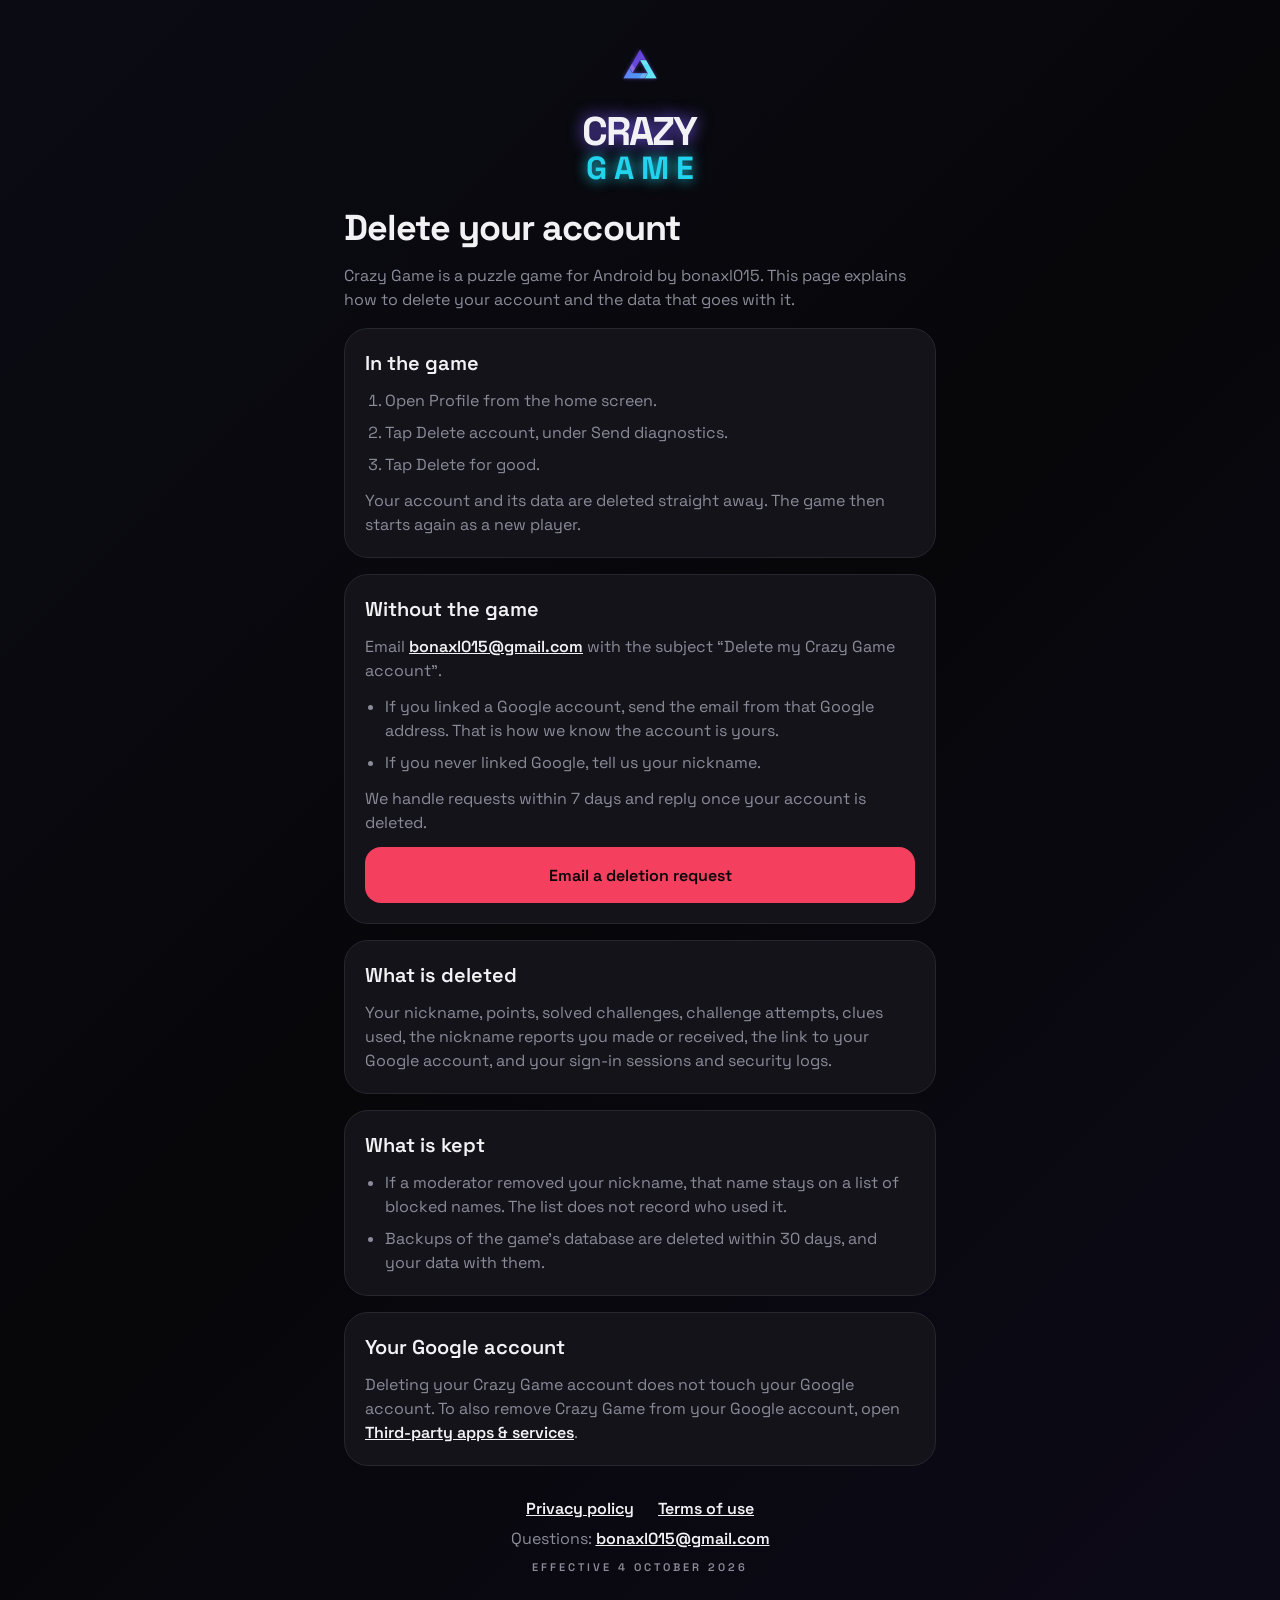
<file: crazy-game/delete-account/index.html>
<!doctype html>
<html lang="en">
<head>
<meta charset="utf-8">
<meta name="viewport" content="width=device-width, initial-scale=1">
<meta name="color-scheme" content="dark">
<meta name="theme-color" content="#07070a">
<title>Delete your account · Crazy Game</title>
<meta name="description" content="How to delete your Crazy Game account and its data, in the game or by email.">
<link rel="icon" href="/crazy-game/assets/icon.png">
<link rel="apple-touch-icon" href="/crazy-game/assets/icon.png">
<link rel="stylesheet" href="/crazy-game/assets/site.css">
</head>
<body>
<main class="screen"><header class="brand">
<img class="brand__mark" src="/crazy-game/assets/mark.png" alt="" width="64" height="64">
<div class="wordmark"><span class="wordmark__crazy">CRAZY</span><span class="wordmark__game">GAME</span></div>
</header>
<h1 class="title">Delete your account</h1>
<p class="muted">Crazy Game is a puzzle game for Android by bonaxl015. This page explains how to delete your account and the data that goes with it.</p>
<section class="card"><h2 class="heading">In the game</h2>
<ol class="list"><li>Open Profile from the home screen.</li><li>Tap Delete account, under Send diagnostics.</li><li>Tap Delete for good.</li></ol>
<p class="muted">Your account and its data are deleted straight away. The game then starts again as a new player.</p></section>
<section class="card"><h2 class="heading">Without the game</h2>
<p class="muted">Email <a class="link" href="mailto:bonaxl015@gmail.com?subject=Delete%20my%20Crazy%20Game%20account">bonaxl015@gmail.com</a> with the subject “Delete my Crazy Game account”.</p>
<ul class="list"><li>If you linked a Google account, send the email from that Google address. That is how we know the account is yours.</li><li>If you never linked Google, tell us your nickname.</li></ul>
<p class="muted">We handle requests within 7 days and reply once your account is deleted.</p>
<a class="button button--danger" href="mailto:bonaxl015@gmail.com?subject=Delete%20my%20Crazy%20Game%20account">Email a deletion request</a></section>
<section class="card"><h2 class="heading">What is deleted</h2>
<p class="muted">Your nickname, points, solved challenges, challenge attempts, clues used, the nickname reports you made or received, the link to your Google account, and your sign-in sessions and security logs.</p></section>
<section class="card"><h2 class="heading">What is kept</h2>
<ul class="list"><li>If a moderator removed your nickname, that name stays on a list of blocked names. The list does not record who used it.</li><li>Backups of the game&#39;s database are deleted within 30 days, and your data with them.</li></ul></section>
<section class="card"><h2 class="heading">Your Google account</h2>
<p class="muted">Deleting your Crazy Game account does not touch your Google account. To also remove Crazy Game from your Google account, open <a class="link" href="https://myaccount.google.com/connections">Third-party apps &amp; services</a>.</p></section>
<footer class="footer">
<nav class="footer__links"><a class="link" href="/crazy-game/privacy/">Privacy policy</a><a class="link" href="/crazy-game/terms/">Terms of use</a></nav>
<p class="muted">Questions: <a class="link" href="mailto:bonaxl015@gmail.com">bonaxl015@gmail.com</a></p>
<p class="label">Effective 4 October 2026</p>
</footer></main>
</body>
</html>
</file>
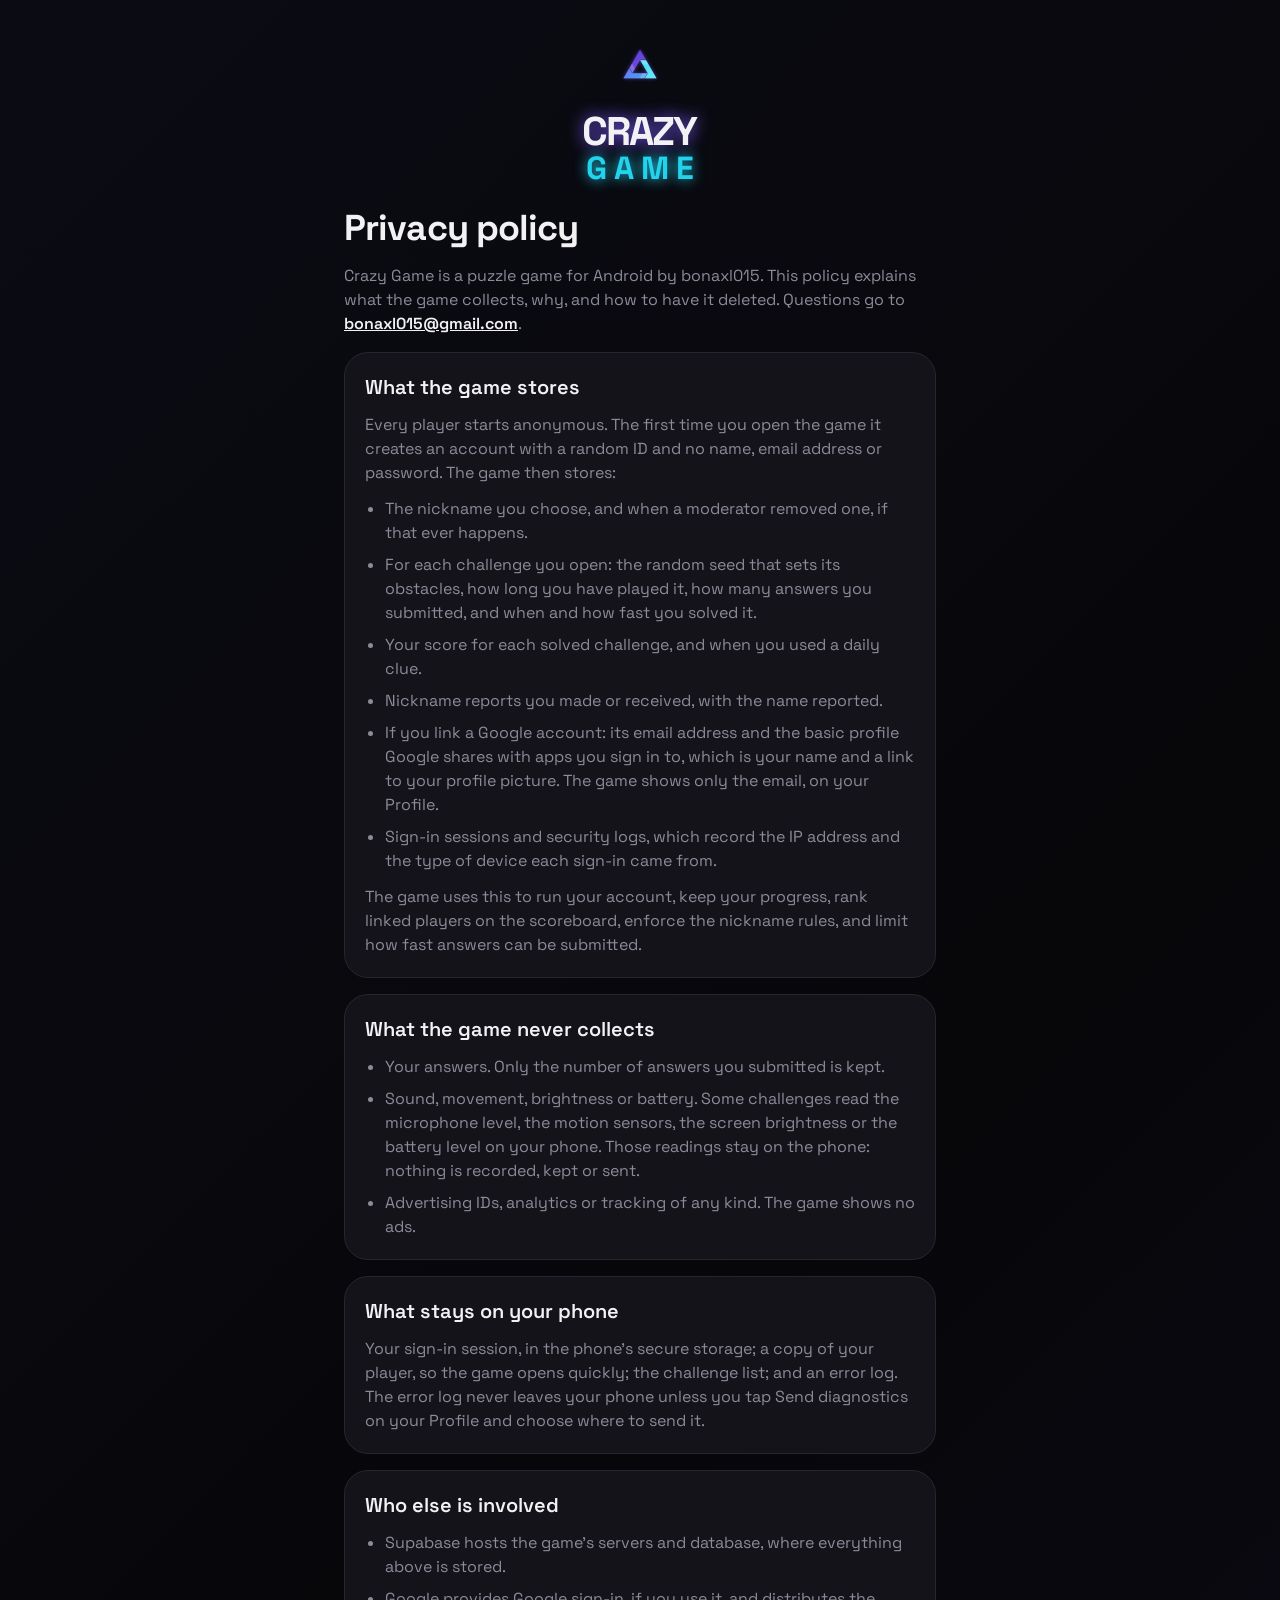
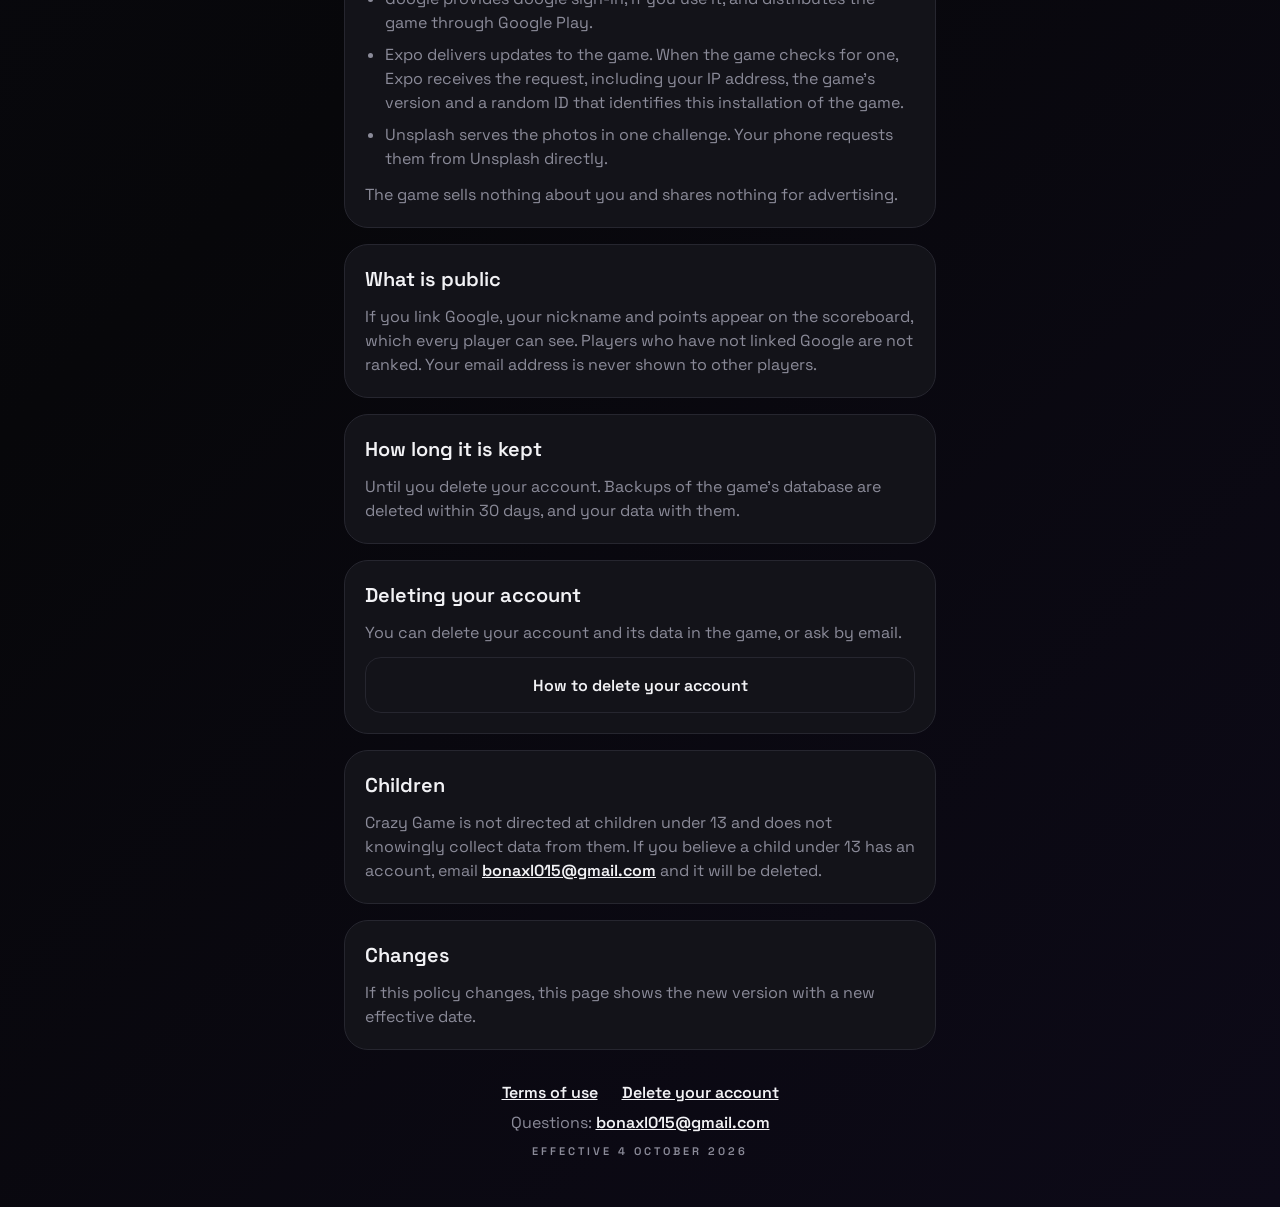
<file: crazy-game/privacy/index.html>
<!doctype html>
<html lang="en">
<head>
<meta charset="utf-8">
<meta name="viewport" content="width=device-width, initial-scale=1">
<meta name="color-scheme" content="dark">
<meta name="theme-color" content="#07070a">
<title>Privacy policy · Crazy Game</title>
<meta name="description" content="What Crazy Game collects, why, who else is involved, and how to have it deleted.">
<link rel="icon" href="/crazy-game/assets/icon.png">
<link rel="apple-touch-icon" href="/crazy-game/assets/icon.png">
<link rel="stylesheet" href="/crazy-game/assets/site.css">
</head>
<body>
<main class="screen"><header class="brand">
<img class="brand__mark" src="/crazy-game/assets/mark.png" alt="" width="64" height="64">
<div class="wordmark"><span class="wordmark__crazy">CRAZY</span><span class="wordmark__game">GAME</span></div>
</header>
<h1 class="title">Privacy policy</h1>
<p class="muted">Crazy Game is a puzzle game for Android by bonaxl015. This policy explains what the game collects, why, and how to have it deleted. Questions go to <a class="link" href="mailto:bonaxl015@gmail.com">bonaxl015@gmail.com</a>.</p>
<section class="card"><h2 class="heading">What the game stores</h2>
<p class="muted">Every player starts anonymous. The first time you open the game it creates an account with a random ID and no name, email address or password. The game then stores:</p>
<ul class="list"><li>The nickname you choose, and when a moderator removed one, if that ever happens.</li><li>For each challenge you open: the random seed that sets its obstacles, how long you have played it, how many answers you submitted, and when and how fast you solved it.</li><li>Your score for each solved challenge, and when you used a daily clue.</li><li>Nickname reports you made or received, with the name reported.</li><li>If you link a Google account: its email address and the basic profile Google shares with apps you sign in to, which is your name and a link to your profile picture. The game shows only the email, on your Profile.</li><li>Sign-in sessions and security logs, which record the IP address and the type of device each sign-in came from.</li></ul>
<p class="muted">The game uses this to run your account, keep your progress, rank linked players on the scoreboard, enforce the nickname rules, and limit how fast answers can be submitted.</p></section>
<section class="card"><h2 class="heading">What the game never collects</h2>
<ul class="list"><li>Your answers. Only the number of answers you submitted is kept.</li><li>Sound, movement, brightness or battery. Some challenges read the microphone level, the motion sensors, the screen brightness or the battery level on your phone. Those readings stay on the phone: nothing is recorded, kept or sent.</li><li>Advertising IDs, analytics or tracking of any kind. The game shows no ads.</li></ul></section>
<section class="card"><h2 class="heading">What stays on your phone</h2>
<p class="muted">Your sign-in session, in the phone&#39;s secure storage; a copy of your player, so the game opens quickly; the challenge list; and an error log. The error log never leaves your phone unless you tap Send diagnostics on your Profile and choose where to send it.</p></section>
<section class="card"><h2 class="heading">Who else is involved</h2>
<ul class="list"><li>Supabase hosts the game&#39;s servers and database, where everything above is stored.</li><li>Google provides Google sign-in, if you use it, and distributes the game through Google Play.</li><li>Expo delivers updates to the game. When the game checks for one, Expo receives the request, including your IP address, the game&#39;s version and a random ID that identifies this installation of the game.</li><li>Unsplash serves the photos in one challenge. Your phone requests them from Unsplash directly.</li></ul>
<p class="muted">The game sells nothing about you and shares nothing for advertising.</p></section>
<section class="card"><h2 class="heading">What is public</h2>
<p class="muted">If you link Google, your nickname and points appear on the scoreboard, which every player can see. Players who have not linked Google are not ranked. Your email address is never shown to other players.</p></section>
<section class="card"><h2 class="heading">How long it is kept</h2>
<p class="muted">Until you delete your account. Backups of the game&#39;s database are deleted within 30 days, and your data with them.</p></section>
<section class="card"><h2 class="heading">Deleting your account</h2>
<p class="muted">You can delete your account and its data in the game, or ask by email.</p>
<a class="button button--quiet" href="/crazy-game/delete-account/">How to delete your account</a></section>
<section class="card"><h2 class="heading">Children</h2>
<p class="muted">Crazy Game is not directed at children under 13 and does not knowingly collect data from them. If you believe a child under 13 has an account, email <a class="link" href="mailto:bonaxl015@gmail.com">bonaxl015@gmail.com</a> and it will be deleted.</p></section>
<section class="card"><h2 class="heading">Changes</h2>
<p class="muted">If this policy changes, this page shows the new version with a new effective date.</p></section>
<footer class="footer">
<nav class="footer__links"><a class="link" href="/crazy-game/terms/">Terms of use</a><a class="link" href="/crazy-game/delete-account/">Delete your account</a></nav>
<p class="muted">Questions: <a class="link" href="mailto:bonaxl015@gmail.com">bonaxl015@gmail.com</a></p>
<p class="label">Effective 4 October 2026</p>
</footer></main>
</body>
</html>
</file>
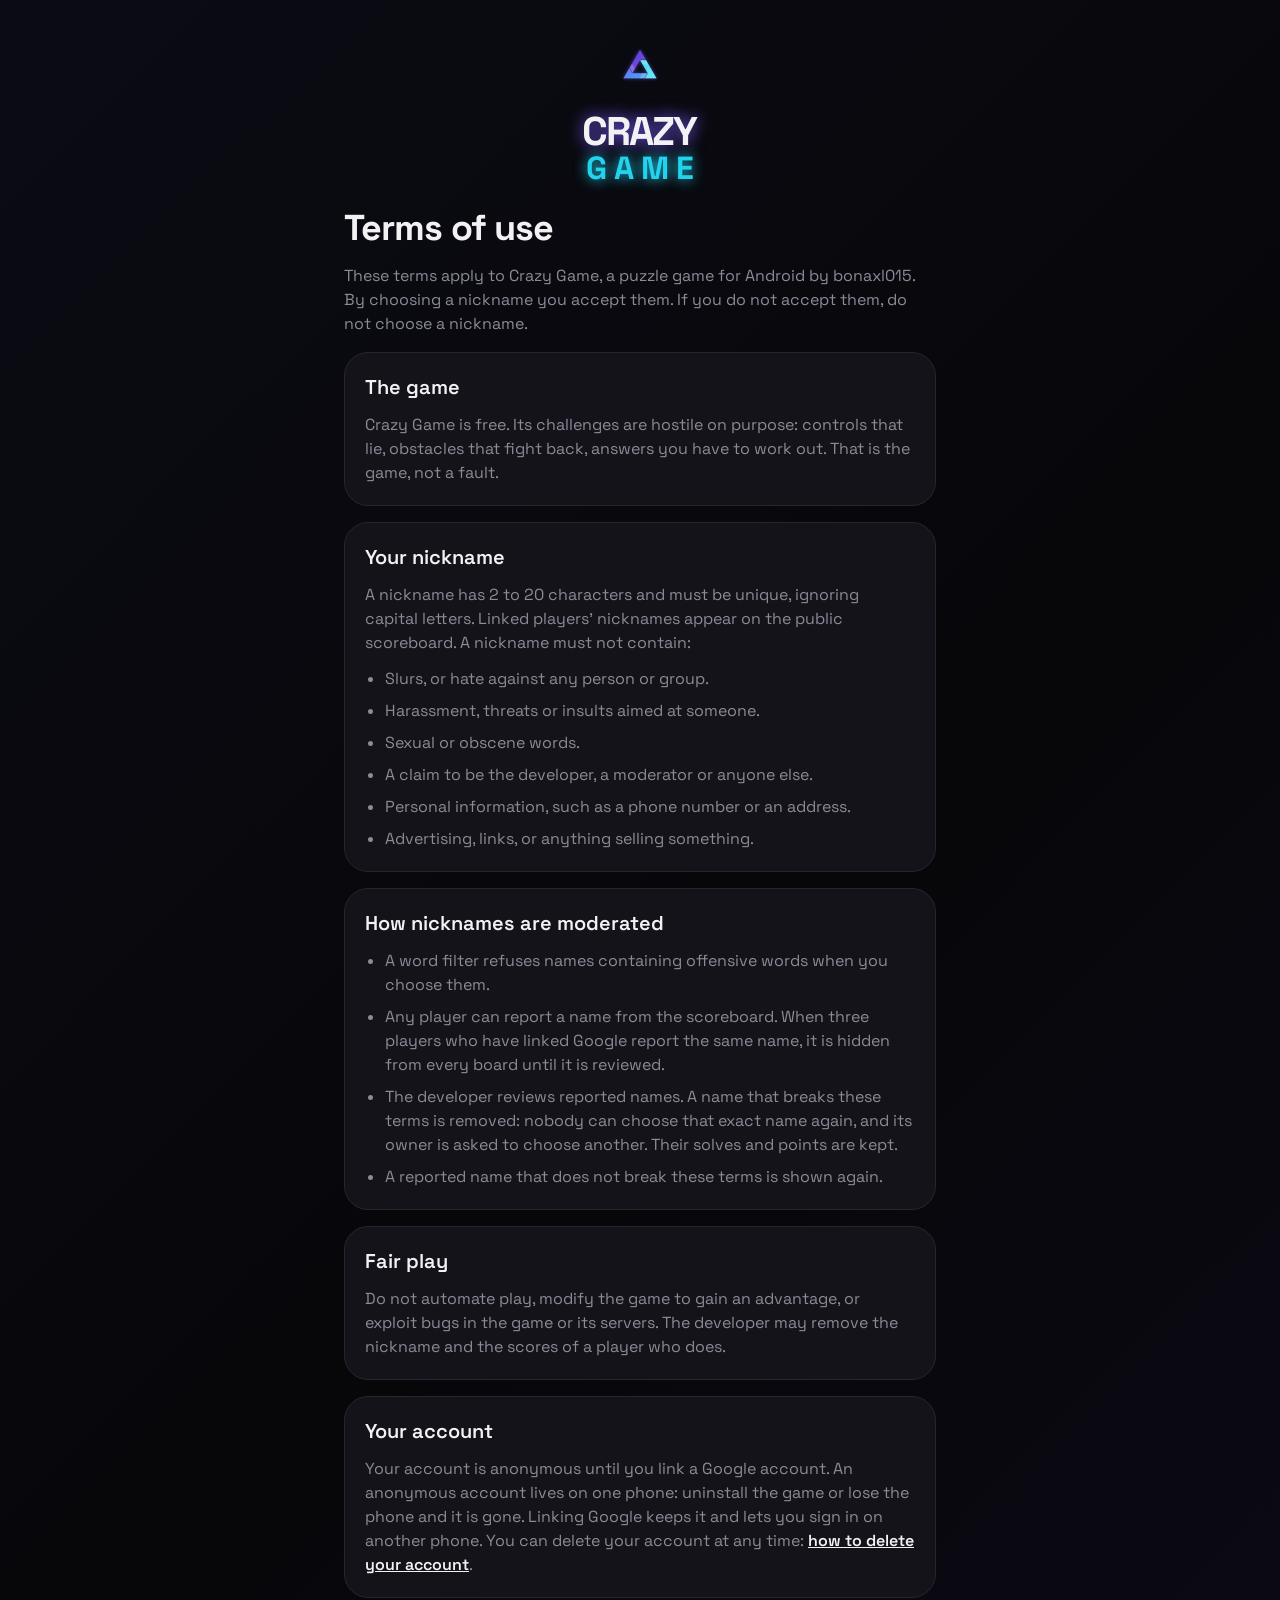
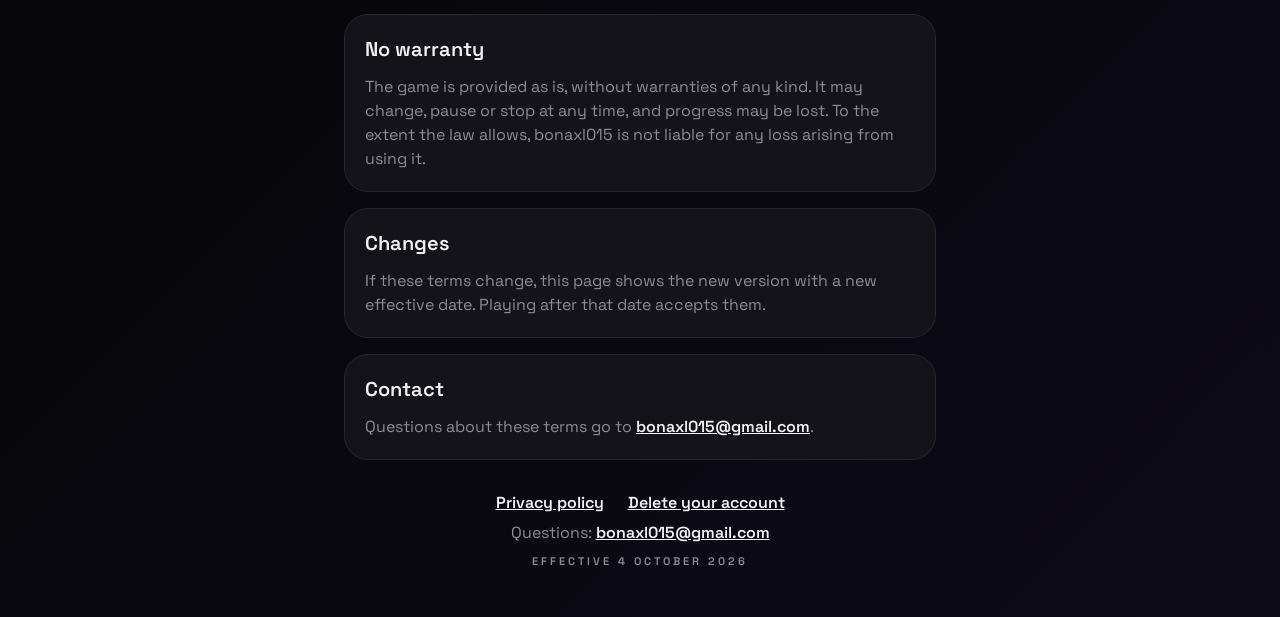
<file: crazy-game/terms/index.html>
<!doctype html>
<html lang="en">
<head>
<meta charset="utf-8">
<meta name="viewport" content="width=device-width, initial-scale=1">
<meta name="color-scheme" content="dark">
<meta name="theme-color" content="#07070a">
<title>Terms of use · Crazy Game</title>
<meta name="description" content="The rules for playing Crazy Game and choosing a nickname.">
<link rel="icon" href="/crazy-game/assets/icon.png">
<link rel="apple-touch-icon" href="/crazy-game/assets/icon.png">
<link rel="stylesheet" href="/crazy-game/assets/site.css">
</head>
<body>
<main class="screen"><header class="brand">
<img class="brand__mark" src="/crazy-game/assets/mark.png" alt="" width="64" height="64">
<div class="wordmark"><span class="wordmark__crazy">CRAZY</span><span class="wordmark__game">GAME</span></div>
</header>
<h1 class="title">Terms of use</h1>
<p class="muted">These terms apply to Crazy Game, a puzzle game for Android by bonaxl015. By choosing a nickname you accept them. If you do not accept them, do not choose a nickname.</p>
<section class="card"><h2 class="heading">The game</h2>
<p class="muted">Crazy Game is free. Its challenges are hostile on purpose: controls that lie, obstacles that fight back, answers you have to work out. That is the game, not a fault.</p></section>
<section class="card"><h2 class="heading">Your nickname</h2>
<p class="muted">A nickname has 2 to 20 characters and must be unique, ignoring capital letters. Linked players&#39; nicknames appear on the public scoreboard. A nickname must not contain:</p>
<ul class="list"><li>Slurs, or hate against any person or group.</li><li>Harassment, threats or insults aimed at someone.</li><li>Sexual or obscene words.</li><li>A claim to be the developer, a moderator or anyone else.</li><li>Personal information, such as a phone number or an address.</li><li>Advertising, links, or anything selling something.</li></ul></section>
<section class="card"><h2 class="heading">How nicknames are moderated</h2>
<ul class="list"><li>A word filter refuses names containing offensive words when you choose them.</li><li>Any player can report a name from the scoreboard. When three players who have linked Google report the same name, it is hidden from every board until it is reviewed.</li><li>The developer reviews reported names. A name that breaks these terms is removed: nobody can choose that exact name again, and its owner is asked to choose another. Their solves and points are kept.</li><li>A reported name that does not break these terms is shown again.</li></ul></section>
<section class="card"><h2 class="heading">Fair play</h2>
<p class="muted">Do not automate play, modify the game to gain an advantage, or exploit bugs in the game or its servers. The developer may remove the nickname and the scores of a player who does.</p></section>
<section class="card"><h2 class="heading">Your account</h2>
<p class="muted">Your account is anonymous until you link a Google account. An anonymous account lives on one phone: uninstall the game or lose the phone and it is gone. Linking Google keeps it and lets you sign in on another phone. You can delete your account at any time: <a class="link" href="/crazy-game/delete-account/">how to delete your account</a>.</p></section>
<section class="card"><h2 class="heading">No warranty</h2>
<p class="muted">The game is provided as is, without warranties of any kind. It may change, pause or stop at any time, and progress may be lost. To the extent the law allows, bonaxl015 is not liable for any loss arising from using it.</p></section>
<section class="card"><h2 class="heading">Changes</h2>
<p class="muted">If these terms change, this page shows the new version with a new effective date. Playing after that date accepts them.</p></section>
<section class="card"><h2 class="heading">Contact</h2>
<p class="muted">Questions about these terms go to <a class="link" href="mailto:bonaxl015@gmail.com">bonaxl015@gmail.com</a>.</p></section>
<footer class="footer">
<nav class="footer__links"><a class="link" href="/crazy-game/privacy/">Privacy policy</a><a class="link" href="/crazy-game/delete-account/">Delete your account</a></nav>
<p class="muted">Questions: <a class="link" href="mailto:bonaxl015@gmail.com">bonaxl015@gmail.com</a></p>
<p class="label">Effective 4 October 2026</p>
</footer></main>
</body>
</html>
</file>
<file: crazy-game/assets/site.css>
@font-face{font-family:'Space Grotesk';font-style:normal;font-weight:400;font-display:swap;src:url('/crazy-game/assets/fonts/SpaceGrotesk-400.ttf') format('truetype')}
@font-face{font-family:'Space Grotesk';font-style:normal;font-weight:600;font-display:swap;src:url('/crazy-game/assets/fonts/SpaceGrotesk-600.ttf') format('truetype')}
@font-face{font-family:'Space Grotesk';font-style:normal;font-weight:700;font-display:swap;src:url('/crazy-game/assets/fonts/SpaceGrotesk-700.ttf') format('truetype')}
:root{--ink:#07070a;--surface:#131319;--edge:#26262f;--muted:#8b8b99;--chalk:#f2f2f5;--easy:#4ade80;--medium:#fbbf24;--hard:#f43f5e;--neon:#7c5cff;--cyan:#22d3ee;--flare:#f97316;--ember:#b45309;--ocean:#0e4a7b;--land:#2f7d4f;--backdrop-0:#0b0b14;--backdrop-1:#07070a;--backdrop-2:#0d0a18;}
*,
*::before,
*::after {
	box-sizing: border-box;
}

html {
	background: var(--ink);
	color: var(--chalk);
	font-family:
		'Space Grotesk',
		system-ui,
		-apple-system,
		'Segoe UI',
		Roboto,
		sans-serif;
	font-weight: 400;
	-webkit-text-size-adjust: 100%;
	text-size-adjust: 100%;
}

body {
	margin: 0;
	min-height: 100vh;
	background: linear-gradient(135deg, var(--backdrop-0), var(--backdrop-1), var(--backdrop-2));
	overflow-wrap: anywhere;
}

.screen {
	display: flex;
	flex-direction: column;
	gap: 16px;
	max-width: 40rem;
	margin: 0 auto;
	padding: 32px 24px 48px;
}

.brand {
	display: flex;
	flex-direction: column;
	align-items: center;
	gap: 16px;
	padding-bottom: 8px;
}

.brand__mark {
	width: 64px;
	height: 64px;
}

.wordmark {
	display: flex;
	flex-direction: column;
	align-items: center;
	font-weight: 700;
	line-height: 1;
}

.wordmark__crazy {
	font-size: 40px;
	letter-spacing: -0.05em;
	padding-right: 0.05em;
	color: var(--chalk);
	text-shadow: 0 0 16px var(--neon);
}

.wordmark__game {
	font-size: 32px;
	letter-spacing: 7px;
	padding-left: 7px;
	color: var(--cyan);
	text-shadow: 0 0 13px var(--cyan);
}

.title {
	margin: 0;
	font-size: 36px;
	line-height: 40px;
	font-weight: 700;
	letter-spacing: -0.025em;
	color: var(--chalk);
}

.heading {
	margin: 0;
	font-size: 20px;
	line-height: 28px;
	font-weight: 600;
	color: var(--chalk);
}

.label {
	margin: 0;
	font-size: 11px;
	line-height: 16px;
	font-weight: 600;
	letter-spacing: 3px;
	text-transform: uppercase;
	color: var(--muted);
}

.muted {
	margin: 0;
	font-size: 16px;
	line-height: 24px;
	color: var(--muted);
}

.list {
	display: flex;
	flex-direction: column;
	gap: 8px;
	margin: 0;
	padding-left: 20px;
	font-size: 16px;
	line-height: 24px;
	color: var(--muted);
}

.card {
	display: flex;
	flex-direction: column;
	gap: 12px;
	padding: 20px;
	background: var(--surface);
	border: 1px solid var(--edge);
	border-radius: 24px;
}

.link {
	color: var(--chalk);
	font-weight: 600;
	text-decoration: underline;
}

.button {
	display: flex;
	align-items: center;
	justify-content: center;
	min-height: 56px;
	padding: 0 24px;
	border-radius: 16px;
	font-size: 16px;
	font-weight: 600;
	text-decoration: none;
}

.button:active {
	opacity: 0.7;
}

.button--quiet {
	background: var(--surface);
	border: 1px solid var(--edge);
	color: var(--chalk);
}

.button--danger {
	background: var(--hard);
	color: var(--ink);
}

a:focus-visible {
	outline: 2px solid var(--cyan);
	outline-offset: 2px;
}

.footer {
	display: flex;
	flex-direction: column;
	align-items: center;
	gap: 8px;
	padding-top: 16px;
	text-align: center;
}

.footer__links {
	display: flex;
	flex-wrap: wrap;
	justify-content: center;
	gap: 8px 24px;
}
</file>
